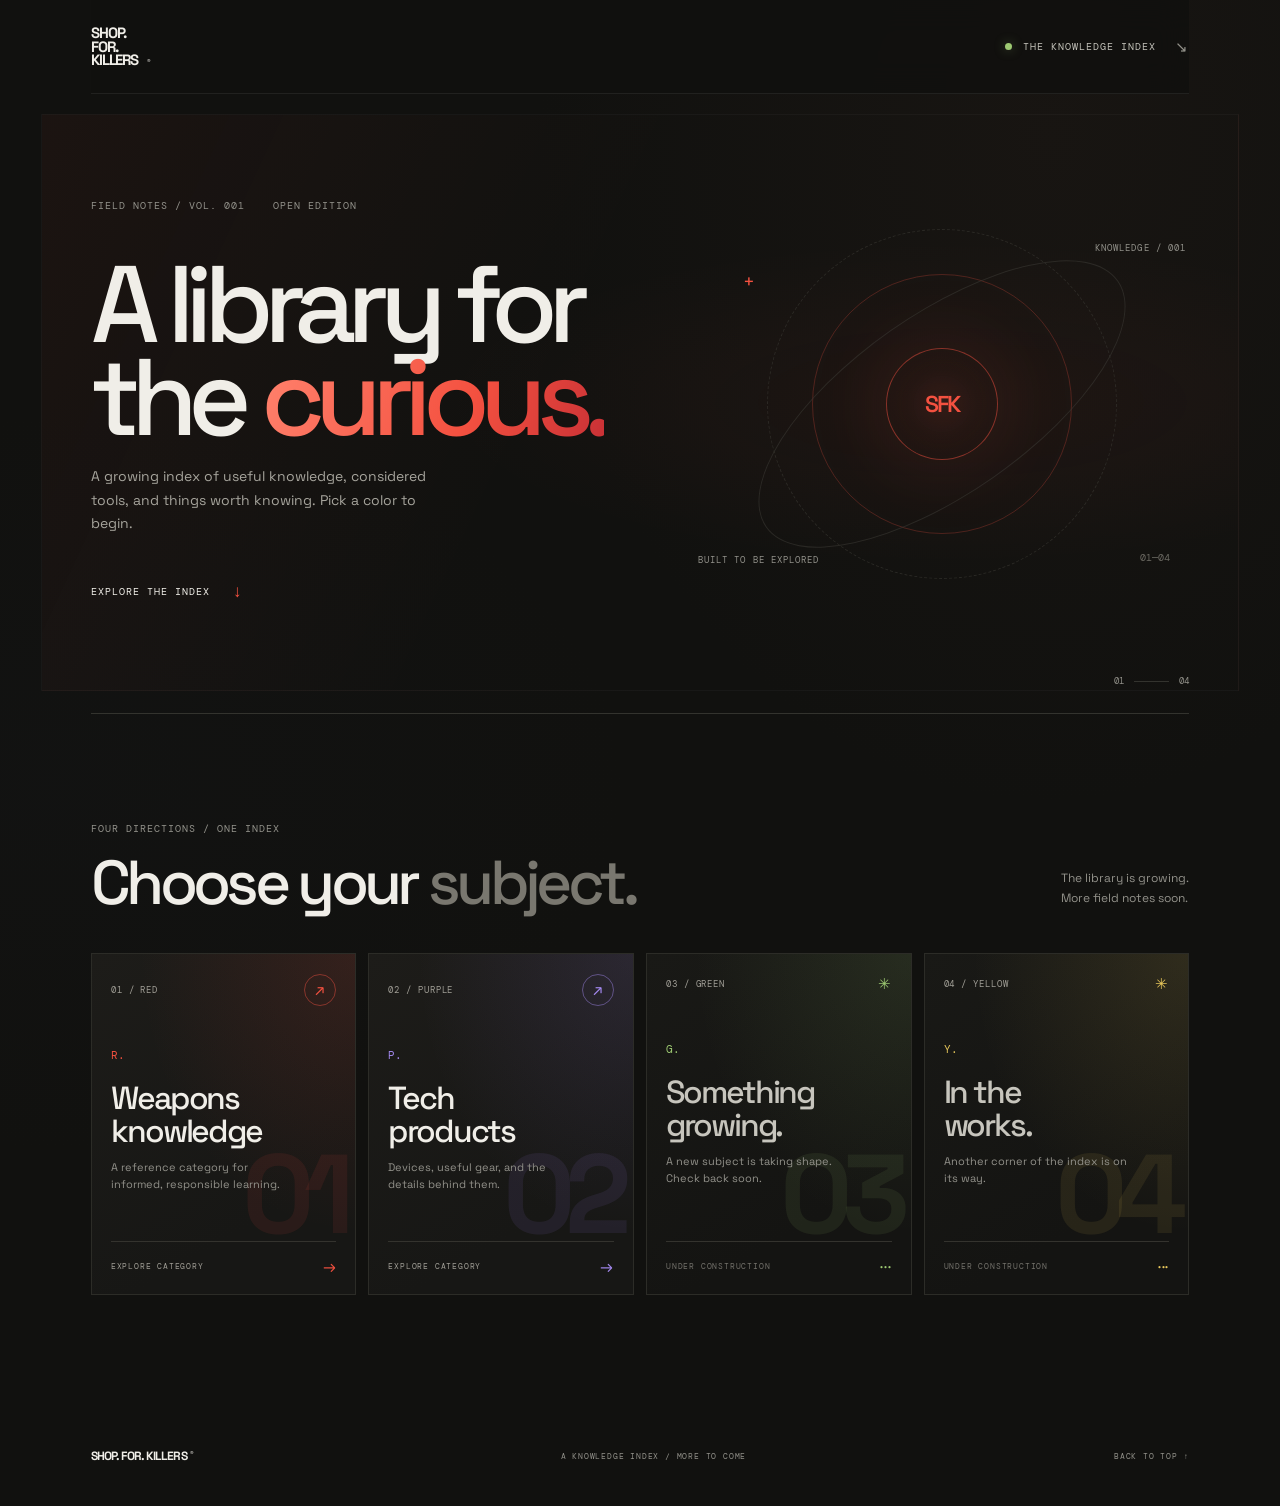
<file: index.html>
<!doctype html>
<html lang="en">
  <head>
    <meta charset="UTF-8" />
    <meta name="viewport" content="width=device-width, initial-scale=1.0" />
    <meta
      name="description"
      content="SHOP. FOR. KILLERS — a four-category knowledge library. Explore RED and PURPLE; GREEN and YELLOW are coming soon."
    />
    <meta name="theme-color" content="#11110f" />
    <title>SHOP. FOR. KILLERS — The Knowledge Index</title>
    <link rel="preconnect" href="https://fonts.googleapis.com" />
    <link rel="preconnect" href="https://fonts.gstatic.com" crossorigin />
    <link
      href="https://fonts.googleapis.com/css2?family=DM+Mono:wght@400;500&family=Space+Grotesk:wght@400;500;600;700&display=swap"
      rel="stylesheet"
    />
    <link rel="stylesheet" href="styles.css" />
    <script src="script.js" defer></script>
  </head>
  <body>
    <div class="page-shell">
      <header class="site-header">
        <a class="wordmark" href="#home" aria-label="SHOP. FOR. KILLERS home">
          <span>SHOP.</span><span>FOR.</span><span>KILLERS<span class="wordmark-dot">®</span></span>
        </a>
        <a class="header-link" href="#categories">
          <span class="status-dot" aria-hidden="true"></span>
          THE KNOWLEDGE INDEX
          <span class="header-arrow" aria-hidden="true">↘</span>
        </a>
      </header>

      <main id="home">
        <section class="hero" aria-labelledby="hero-title">
          <div class="hero-copy">
            <p class="eyebrow"><span>FIELD NOTES / VOL. 001</span><span>OPEN EDITION</span></p>
            <h1 id="hero-title">A library for<br />the <span>curious.</span></h1>
            <p class="hero-description">
              A growing index of useful knowledge, considered tools, and things worth knowing.
              Pick a color to begin.
            </p>
            <a class="explore-link" href="#categories">
              EXPLORE THE INDEX <span aria-hidden="true">↓</span>
            </a>
          </div>
          <div class="hero-art" aria-hidden="true">
            <div class="orbit orbit-one"></div>
            <div class="orbit orbit-two"></div>
            <div class="orbit orbit-three"></div>
            <div class="art-center"><span>SFK</span></div>
            <span class="art-label art-label-top">KNOWLEDGE / 001</span>
            <span class="art-label art-label-bottom">BUILT TO BE EXPLORED</span>
            <span class="art-cross">+</span>
            <span class="art-number">01—04</span>
          </div>
          <div class="hero-index" aria-hidden="true">
            <span>01</span><span class="index-line"></span><span>04</span>
          </div>
        </section>

        <section class="categories" id="categories" aria-labelledby="categories-title">
          <div class="section-heading">
            <div>
              <p class="eyebrow">FOUR DIRECTIONS / ONE INDEX</p>
              <h2 id="categories-title">Choose your <span>subject.</span></h2>
            </div>
            <p class="section-note">The library is growing.<br />More field notes soon.</p>
          </div>

          <div class="category-grid">
            <a class="category-card card-red" href="red/index.html" aria-label="Explore Red: Weapons knowledge" data-index="01">
              <div class="card-topline"><span>01 / RED</span><span class="card-icon" aria-hidden="true">↗</span></div>
              <div class="card-content">
                <span class="card-symbol" aria-hidden="true">R.</span>
                <h3>Weapons<br />knowledge</h3>
                <p>A reference category for informed, responsible learning.</p>
              </div>
              <div class="card-bottom"><span>EXPLORE CATEGORY</span><span class="card-arrow" aria-hidden="true">→</span></div>
            </a>

            <a class="category-card card-purple" href="purple/index.html" aria-label="Explore Purple: Tech products" data-index="02">
              <div class="card-topline"><span>02 / PURPLE</span><span class="card-icon" aria-hidden="true">↗</span></div>
              <div class="card-content">
                <span class="card-symbol" aria-hidden="true">P.</span>
                <h3>Tech<br />products</h3>
                <p>Devices, useful gear, and the details behind them.</p>
              </div>
              <div class="card-bottom"><span>EXPLORE CATEGORY</span><span class="card-arrow" aria-hidden="true">→</span></div>
            </a>

            <article class="category-card card-green is-coming" aria-label="Green category, under construction" data-index="03">
              <div class="card-topline"><span>03 / GREEN</span><span class="coming-mark" aria-hidden="true">✳</span></div>
              <div class="card-content">
                <span class="card-symbol" aria-hidden="true">G.</span>
                <h3>Something<br />growing.</h3>
                <p>A new subject is taking shape. Check back soon.</p>
              </div>
              <div class="card-bottom"><span>UNDER CONSTRUCTION</span><span class="card-arrow" aria-hidden="true">···</span></div>
            </article>

            <article class="category-card card-yellow is-coming" aria-label="Yellow category, under construction" data-index="04">
              <div class="card-topline"><span>04 / YELLOW</span><span class="coming-mark" aria-hidden="true">✳</span></div>
              <div class="card-content">
                <span class="card-symbol" aria-hidden="true">Y.</span>
                <h3>In the<br />works.</h3>
                <p>Another corner of the index is on its way.</p>
              </div>
              <div class="card-bottom"><span>UNDER CONSTRUCTION</span><span class="card-arrow" aria-hidden="true">···</span></div>
            </article>
          </div>
        </section>

      </main>

      <footer class="site-footer">
        <a class="footer-wordmark" href="#home">SHOP. FOR. KILLERS<span>®</span></a>
        <span class="footer-caption">A KNOWLEDGE INDEX / MORE TO COME</span>
        <a class="back-to-top" href="#home">BACK TO TOP ↑</a>
      </footer>
    </div>
  </body>
</html>
</file>
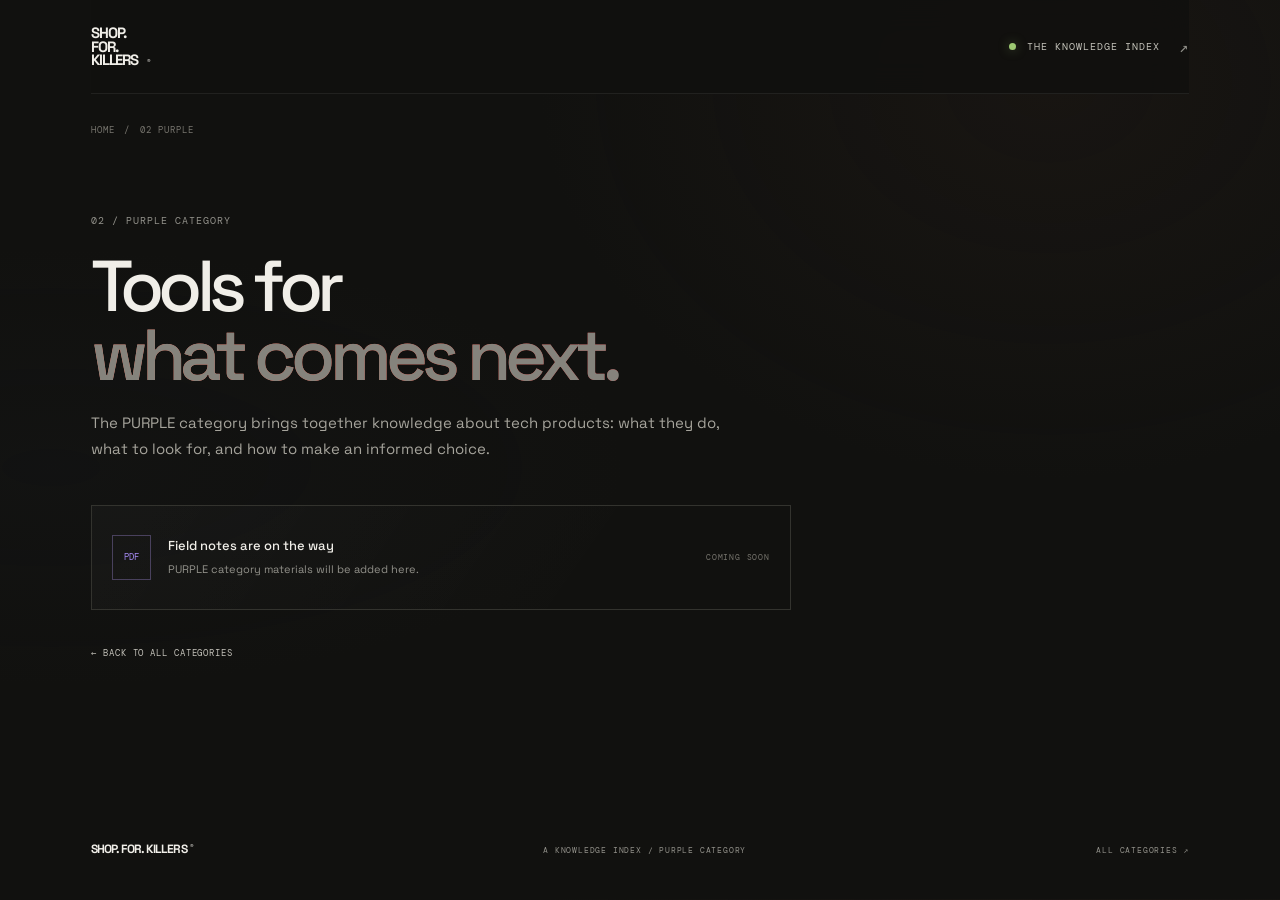
<file: purple/index.html>
<!doctype html>
<html lang="en">
  <head>
    <meta charset="UTF-8" />
    <meta name="viewport" content="width=device-width, initial-scale=1.0" />
    <meta name="description" content="Explore the PURPLE category of the SHOP. FOR. KILLERS knowledge index." />
    <meta name="theme-color" content="#11110f" />
    <title>PURPLE Category — SHOP. FOR. KILLERS</title>
    <link rel="preconnect" href="https://fonts.googleapis.com" />
    <link rel="preconnect" href="https://fonts.gstatic.com" crossorigin />
    <link href="https://fonts.googleapis.com/css2?family=DM+Mono:wght@400;500&family=Space+Grotesk:wght@400;500;600;700&display=swap" rel="stylesheet" />
    <link rel="stylesheet" href="../styles.css" />
  </head>
  <body>
    <div class="page-shell">
      <header class="site-header">
        <a class="wordmark" href="../index.html" aria-label="SHOP. FOR. KILLERS home"><span>SHOP.</span><span>FOR.</span><span>KILLERS<span class="wordmark-dot">®</span></span></a>
        <a class="header-link" href="../index.html#categories"><span class="status-dot" aria-hidden="true"></span>THE KNOWLEDGE INDEX<span class="header-arrow" aria-hidden="true">↗</span></a>
      </header>
      <main class="inner-page">
        <nav class="breadcrumbs" aria-label="Breadcrumb"><a href="../index.html">HOME</a><span aria-hidden="true">/</span><span>02 PURPLE</span></nav>
        <article class="field-note purple-note">
          <p class="eyebrow">02 / PURPLE CATEGORY</p>
          <h1>Tools for<br /><span>what comes next.</span></h1>
          <p class="field-note-summary">The PURPLE category brings together knowledge about tech products: what they do, what to look for, and how to make an informed choice.</p>
          <div class="coming-panel"><span class="document-icon" aria-hidden="true">PDF</span><div><strong>Field notes are on the way</strong><span>PURPLE category materials will be added here.</span></div><span class="document-status">COMING SOON</span></div>
          <a class="text-link" href="../index.html#categories">← BACK TO ALL CATEGORIES</a>
        </article>
      </main>
      <footer class="site-footer">
        <a class="footer-wordmark" href="../index.html">SHOP. FOR. KILLERS<span>®</span></a>
        <span class="footer-caption">A KNOWLEDGE INDEX / PURPLE CATEGORY</span>
        <a class="back-to-top" href="../index.html#categories">ALL CATEGORIES ↗</a>
      </footer>
    </div>
  </body>
</html>
</file>
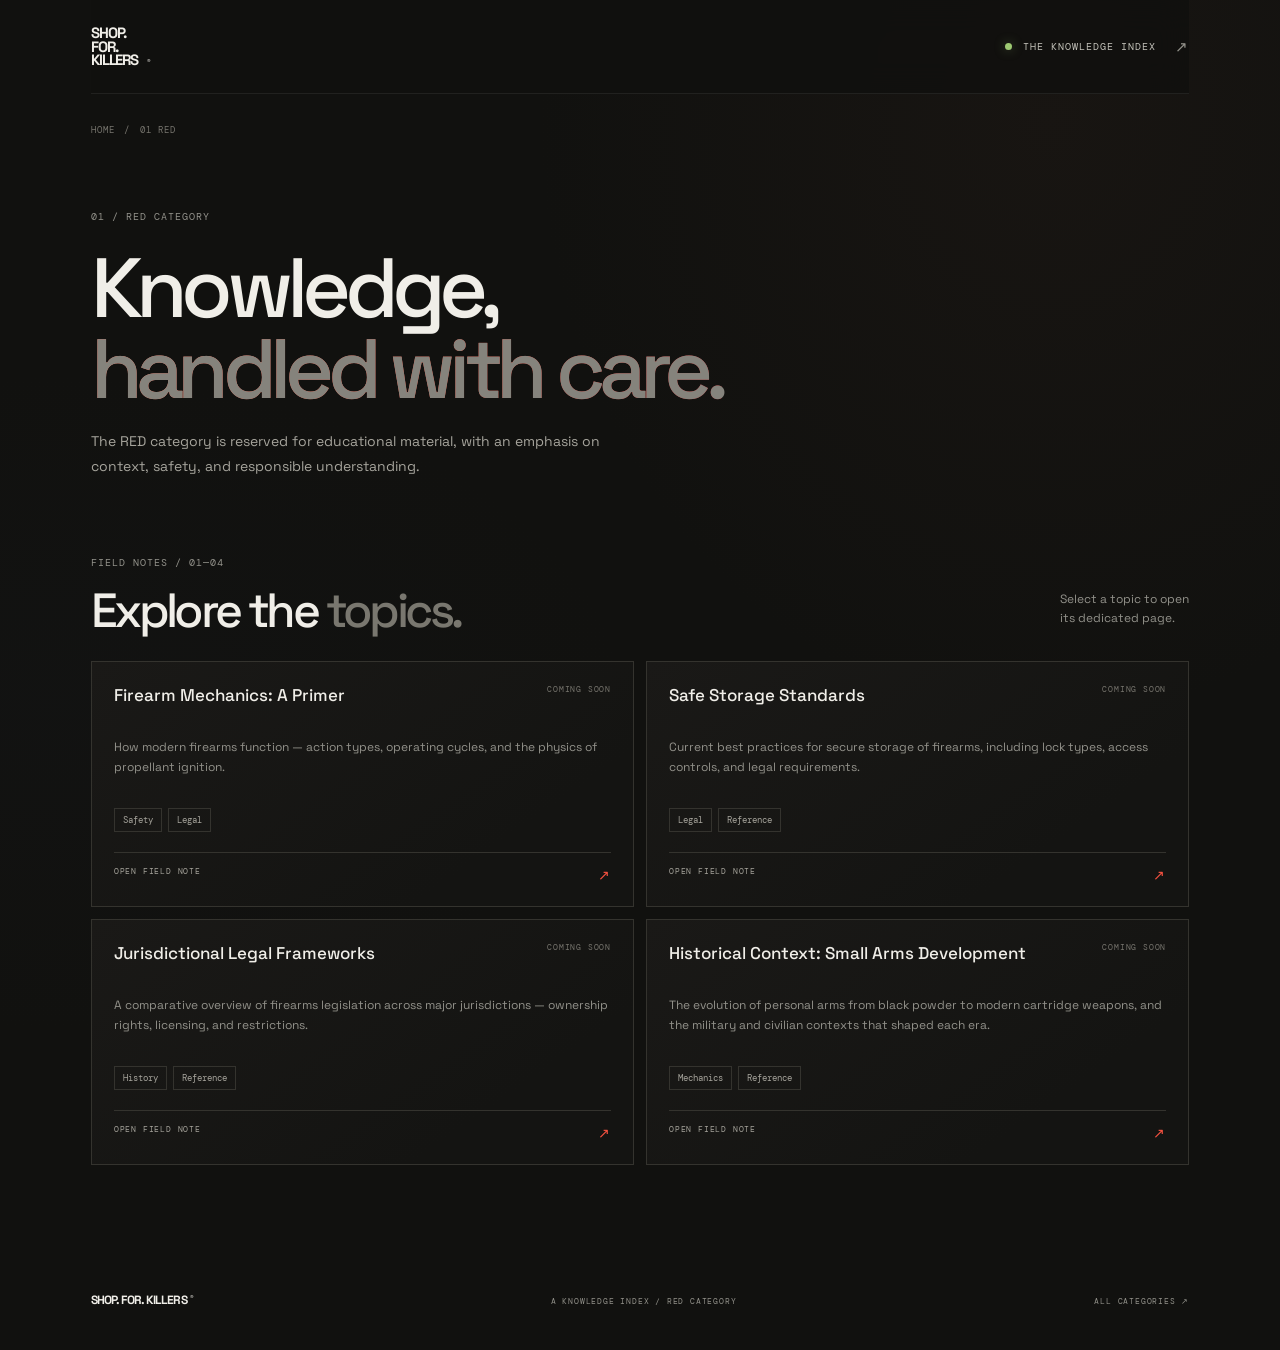
<file: red/index.html>
<!doctype html>
<html lang="en">
  <head>
    <meta charset="UTF-8" />
    <meta name="viewport" content="width=device-width, initial-scale=1.0" />
    <meta name="description" content="Explore the RED category of the SHOP. FOR. KILLERS knowledge index." />
    <meta name="theme-color" content="#11110f" />
    <title>RED Category — SHOP. FOR. KILLERS</title>
    <link rel="preconnect" href="https://fonts.googleapis.com" />
    <link rel="preconnect" href="https://fonts.gstatic.com" crossorigin />
    <link href="https://fonts.googleapis.com/css2?family=DM+Mono:wght@400;500&family=Space+Grotesk:wght@400;500;600;700&display=swap" rel="stylesheet" />
    <link rel="stylesheet" href="../styles.css" />
  </head>
  <body>
    <div class="page-shell">
      <header class="site-header">
        <a class="wordmark" href="../index.html" aria-label="SHOP. FOR. KILLERS home">
          <span>SHOP.</span><span>FOR.</span><span>KILLERS<span class="wordmark-dot">®</span></span>
        </a>
        <a class="header-link" href="../index.html#categories"><span class="status-dot" aria-hidden="true"></span>THE KNOWLEDGE INDEX<span class="header-arrow" aria-hidden="true">↗</span></a>
      </header>

      <main class="inner-page">
        <nav class="breadcrumbs" aria-label="Breadcrumb">
          <a href="../index.html">HOME</a><span aria-hidden="true">/</span><span>01 RED</span>
        </nav>
        <section class="page-intro" aria-labelledby="page-title">
          <p class="eyebrow">01 / RED CATEGORY</p>
          <h1 id="page-title">Knowledge,<br /><span>handled with care.</span></h1>
          <p>The RED category is reserved for educational material, with an emphasis on context, safety, and responsible understanding.</p>
        </section>

        <section class="topic-section" aria-labelledby="topic-title">
          <div class="section-heading">
            <div>
              <p class="eyebrow">FIELD NOTES / 01—04</p>
              <h2 id="topic-title">Explore the <span>topics.</span></h2>
            </div>
            <p class="section-note">Select a topic to open<br />its dedicated page.</p>
          </div>
          <div class="red-subcategories">
            <a class="red-subcategory" href="mechanics.html">
              <div class="subcategory-heading"><h3>Firearm Mechanics: A Primer</h3><span class="document-status">COMING SOON</span></div>
              <p>How modern firearms function — action types, operating cycles, and the physics of propellant ignition.</p>
              <ul class="subcategory-tags" aria-label="Topics"><li>Safety</li><li>Legal</li></ul>
              <span class="topic-link-label">OPEN FIELD NOTE <span aria-hidden="true">↗</span></span>
            </a>
            <a class="red-subcategory" href="storage.html">
              <div class="subcategory-heading"><h3>Safe Storage Standards</h3><span class="document-status">COMING SOON</span></div>
              <p>Current best practices for secure storage of firearms, including lock types, access controls, and legal requirements.</p>
              <ul class="subcategory-tags" aria-label="Topics"><li>Legal</li><li>Reference</li></ul>
              <span class="topic-link-label">OPEN FIELD NOTE <span aria-hidden="true">↗</span></span>
            </a>
            <a class="red-subcategory" href="legal.html">
              <div class="subcategory-heading"><h3>Jurisdictional Legal Frameworks</h3><span class="document-status">COMING SOON</span></div>
              <p>A comparative overview of firearms legislation across major jurisdictions — ownership rights, licensing, and restrictions.</p>
              <ul class="subcategory-tags" aria-label="Topics"><li>History</li><li>Reference</li></ul>
              <span class="topic-link-label">OPEN FIELD NOTE <span aria-hidden="true">↗</span></span>
            </a>
            <a class="red-subcategory" href="history.html">
              <div class="subcategory-heading"><h3>Historical Context: Small Arms Development</h3><span class="document-status">COMING SOON</span></div>
              <p>The evolution of personal arms from black powder to modern cartridge weapons, and the military and civilian contexts that shaped each era.</p>
              <ul class="subcategory-tags" aria-label="Topics"><li>Mechanics</li><li>Reference</li></ul>
              <span class="topic-link-label">OPEN FIELD NOTE <span aria-hidden="true">↗</span></span>
            </a>
          </div>
        </section>
      </main>

      <footer class="site-footer">
        <a class="footer-wordmark" href="../index.html">SHOP. FOR. KILLERS<span>®</span></a>
        <span class="footer-caption">A KNOWLEDGE INDEX / RED CATEGORY</span>
        <a class="back-to-top" href="../index.html#categories">ALL CATEGORIES ↗</a>
      </footer>
    </div>
  </body>
</html>
</file>
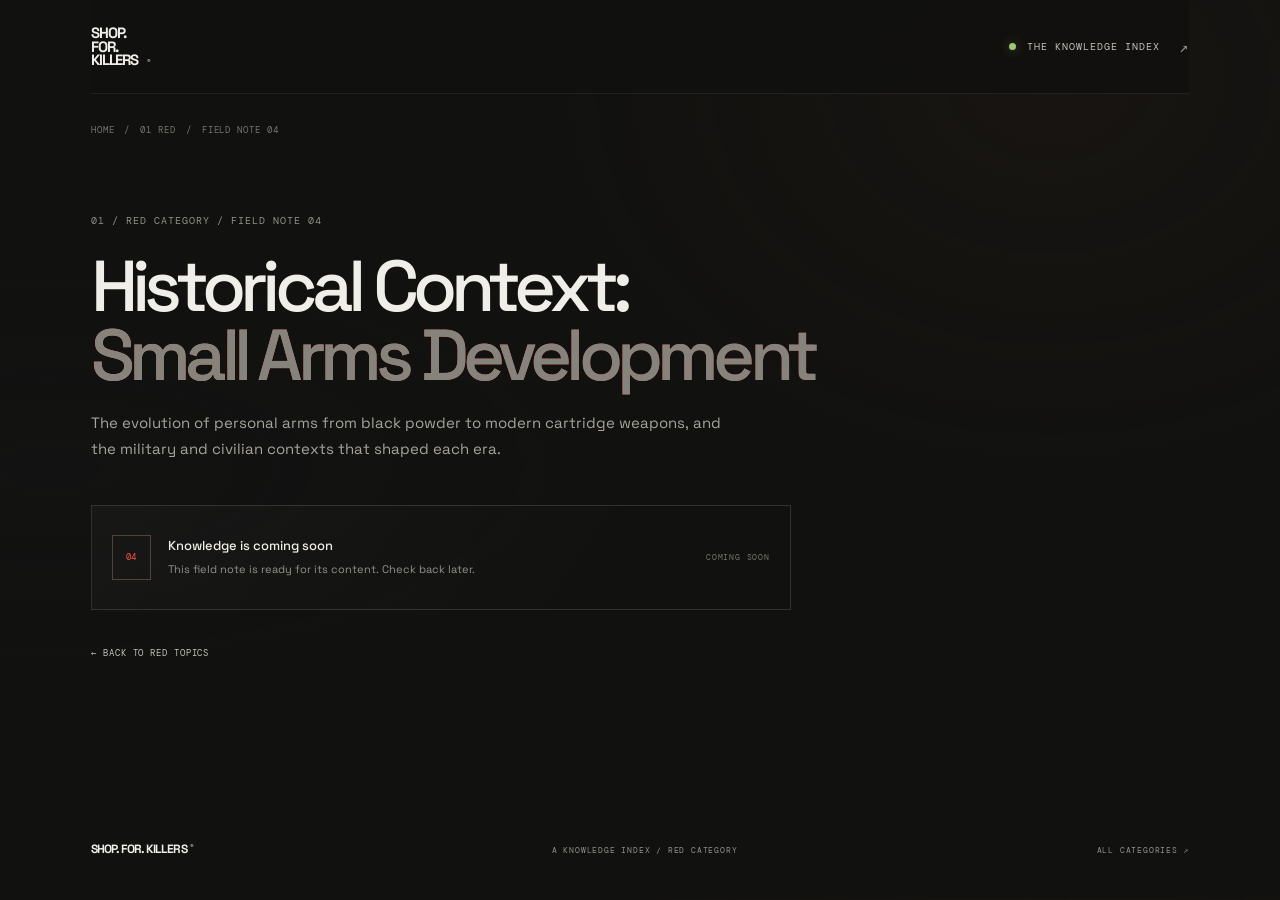
<file: red/history.html>
<!doctype html>
<html lang="en">
  <head>
    <meta charset="UTF-8" />
    <meta name="viewport" content="width=device-width, initial-scale=1.0" />
    <meta name="theme-color" content="#11110f" />
    <title>Historical Context: Small Arms Development — SHOP. FOR. KILLERS</title>
    <link rel="preconnect" href="https://fonts.googleapis.com" />
    <link rel="preconnect" href="https://fonts.gstatic.com" crossorigin />
    <link href="https://fonts.googleapis.com/css2?family=DM+Mono:wght@400;500&family=Space+Grotesk:wght@400;500;600;700&display=swap" rel="stylesheet" />
    <link rel="stylesheet" href="../styles.css" />
  </head>
  <body><div class="page-shell">
    <header class="site-header"><a class="wordmark" href="../index.html" aria-label="SHOP. FOR. KILLERS home"><span>SHOP.</span><span>FOR.</span><span>KILLERS<span class="wordmark-dot">®</span></span></a><a class="header-link" href="../index.html#categories"><span class="status-dot" aria-hidden="true"></span>THE KNOWLEDGE INDEX<span class="header-arrow" aria-hidden="true">↗</span></a></header>
    <main class="inner-page">
      <nav class="breadcrumbs" aria-label="Breadcrumb"><a href="../index.html">HOME</a><span>/</span><a href="index.html">01 RED</a><span>/</span><span>FIELD NOTE 04</span></nav>
      <article class="field-note">
        <p class="eyebrow">01 / RED CATEGORY / FIELD NOTE 04</p>
        <h1>Historical Context:<br /><span>Small Arms Development</span></h1>
        <p class="field-note-summary">The evolution of personal arms from black powder to modern cartridge weapons, and the military and civilian contexts that shaped each era.</p>
        <div class="coming-panel"><span class="document-icon" aria-hidden="true">04</span><div><strong>Knowledge is coming soon</strong><span>This field note is ready for its content. Check back later.</span></div><span class="document-status">COMING SOON</span></div>
        <a class="text-link" href="index.html">← BACK TO RED TOPICS</a>
      </article>
    </main>
    <footer class="site-footer"><a class="footer-wordmark" href="../index.html">SHOP. FOR. KILLERS<span>®</span></a><span class="footer-caption">A KNOWLEDGE INDEX / RED CATEGORY</span><a class="back-to-top" href="../index.html#categories">ALL CATEGORIES ↗</a></footer>
  </div></body>
</html>
</file>
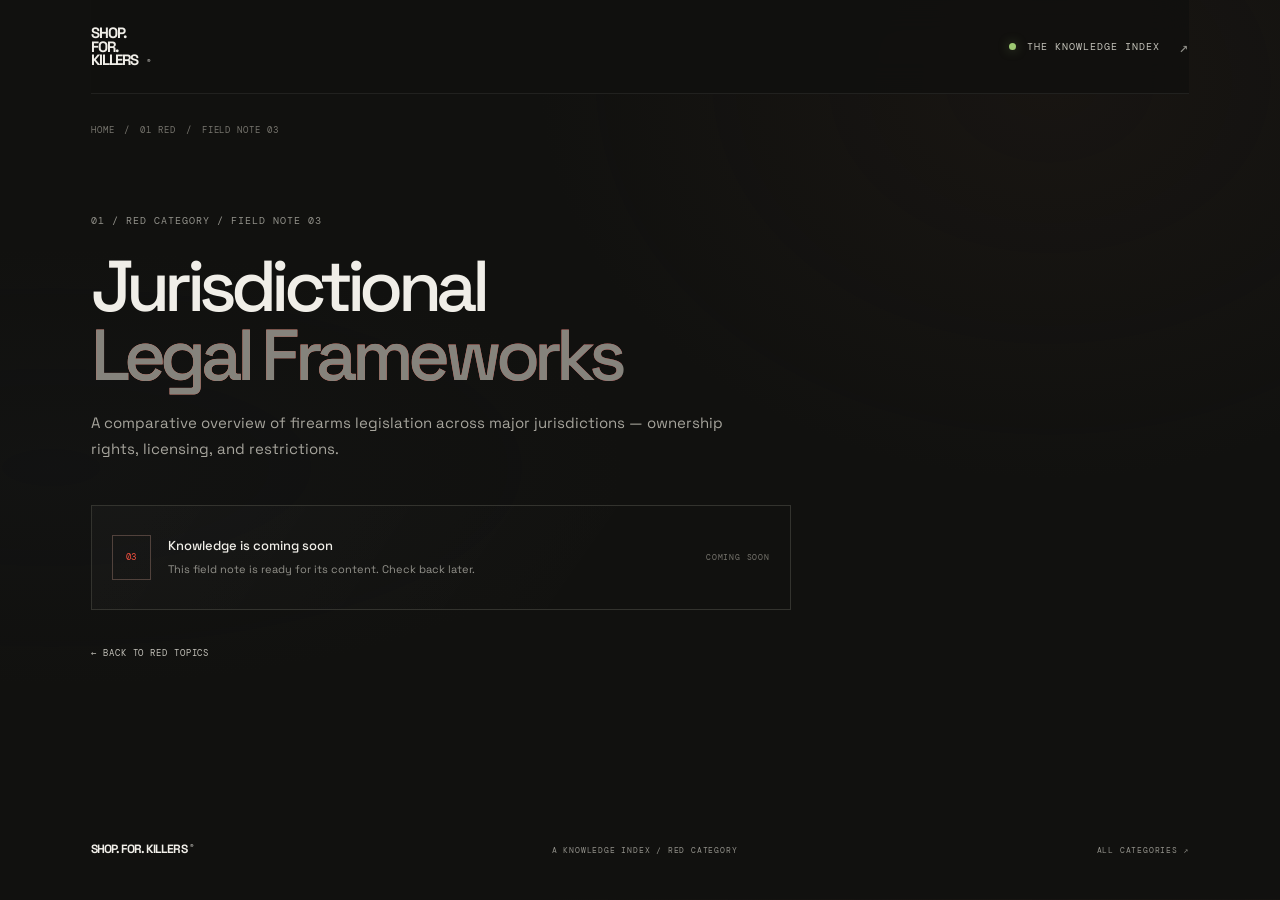
<file: red/legal.html>
<!doctype html>
<html lang="en">
  <head>
    <meta charset="UTF-8" />
    <meta name="viewport" content="width=device-width, initial-scale=1.0" />
    <meta name="theme-color" content="#11110f" />
    <title>Jurisdictional Legal Frameworks — SHOP. FOR. KILLERS</title>
    <link rel="preconnect" href="https://fonts.googleapis.com" />
    <link rel="preconnect" href="https://fonts.gstatic.com" crossorigin />
    <link href="https://fonts.googleapis.com/css2?family=DM+Mono:wght@400;500&family=Space+Grotesk:wght@400;500;600;700&display=swap" rel="stylesheet" />
    <link rel="stylesheet" href="../styles.css" />
  </head>
  <body><div class="page-shell">
    <header class="site-header"><a class="wordmark" href="../index.html" aria-label="SHOP. FOR. KILLERS home"><span>SHOP.</span><span>FOR.</span><span>KILLERS<span class="wordmark-dot">®</span></span></a><a class="header-link" href="../index.html#categories"><span class="status-dot" aria-hidden="true"></span>THE KNOWLEDGE INDEX<span class="header-arrow" aria-hidden="true">↗</span></a></header>
    <main class="inner-page">
      <nav class="breadcrumbs" aria-label="Breadcrumb"><a href="../index.html">HOME</a><span>/</span><a href="index.html">01 RED</a><span>/</span><span>FIELD NOTE 03</span></nav>
      <article class="field-note">
        <p class="eyebrow">01 / RED CATEGORY / FIELD NOTE 03</p>
        <h1>Jurisdictional<br /><span>Legal Frameworks</span></h1>
        <p class="field-note-summary">A comparative overview of firearms legislation across major jurisdictions — ownership rights, licensing, and restrictions.</p>
        <div class="coming-panel"><span class="document-icon" aria-hidden="true">03</span><div><strong>Knowledge is coming soon</strong><span>This field note is ready for its content. Check back later.</span></div><span class="document-status">COMING SOON</span></div>
        <a class="text-link" href="index.html">← BACK TO RED TOPICS</a>
      </article>
    </main>
    <footer class="site-footer"><a class="footer-wordmark" href="../index.html">SHOP. FOR. KILLERS<span>®</span></a><span class="footer-caption">A KNOWLEDGE INDEX / RED CATEGORY</span><a class="back-to-top" href="../index.html#categories">ALL CATEGORIES ↗</a></footer>
  </div></body>
</html>
</file>
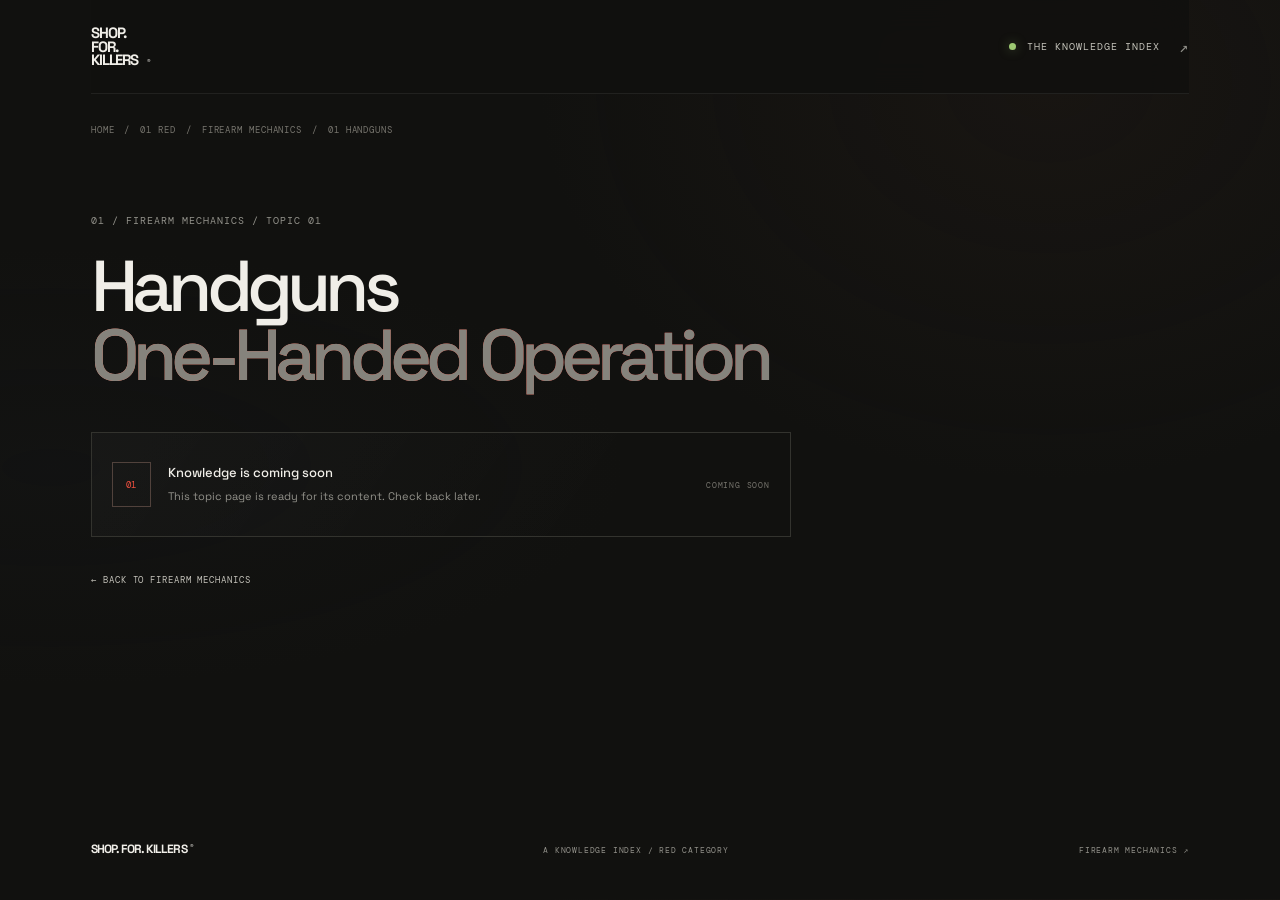
<file: red/mechanics-handguns.html>
<!doctype html>
<html lang="en">
  <head>
    <meta charset="UTF-8" />
    <meta name="viewport" content="width=device-width, initial-scale=1.0" />
    <meta name="theme-color" content="#11110f" />
    <title>Handguns — Firearm Mechanics — SHOP. FOR. KILLERS</title>
    <link rel="preconnect" href="https://fonts.googleapis.com" />
    <link rel="preconnect" href="https://fonts.gstatic.com" crossorigin />
    <link href="https://fonts.googleapis.com/css2?family=DM+Mono:wght@400;500&family=Space+Grotesk:wght@400;500;600;700&display=swap" rel="stylesheet" />
    <link rel="stylesheet" href="../styles.css" />
  </head>
  <body><div class="page-shell">
    <header class="site-header"><a class="wordmark" href="../index.html" aria-label="SHOP. FOR. KILLERS home"><span>SHOP.</span><span>FOR.</span><span>KILLERS<span class="wordmark-dot">®</span></span></a><a class="header-link" href="../index.html#categories"><span class="status-dot" aria-hidden="true"></span>THE KNOWLEDGE INDEX<span class="header-arrow" aria-hidden="true">↗</span></a></header>
    <main class="inner-page">
      <nav class="breadcrumbs" aria-label="Breadcrumb"><a href="../index.html">HOME</a><span>/</span><a href="index.html">01 RED</a><span>/</span><a href="mechanics.html">FIREARM MECHANICS</a><span>/</span><span>01 HANDGUNS</span></nav>
      <article class="field-note">
        <p class="eyebrow">01 / FIREARM MECHANICS / TOPIC 01</p>
        <h1>Handguns<br /><span>One-Handed Operation</span></h1>
        <div class="coming-panel"><span class="document-icon" aria-hidden="true">01</span><div><strong>Knowledge is coming soon</strong><span>This topic page is ready for its content. Check back later.</span></div><span class="document-status">COMING SOON</span></div>
        <a class="text-link" href="mechanics.html">← BACK TO FIREARM MECHANICS</a>
      </article>
    </main>
    <footer class="site-footer"><a class="footer-wordmark" href="../index.html">SHOP. FOR. KILLERS<span>®</span></a><span class="footer-caption">A KNOWLEDGE INDEX / RED CATEGORY</span><a class="back-to-top" href="mechanics.html">FIREARM MECHANICS ↗</a></footer>
  </div></body>
</html>
</file>
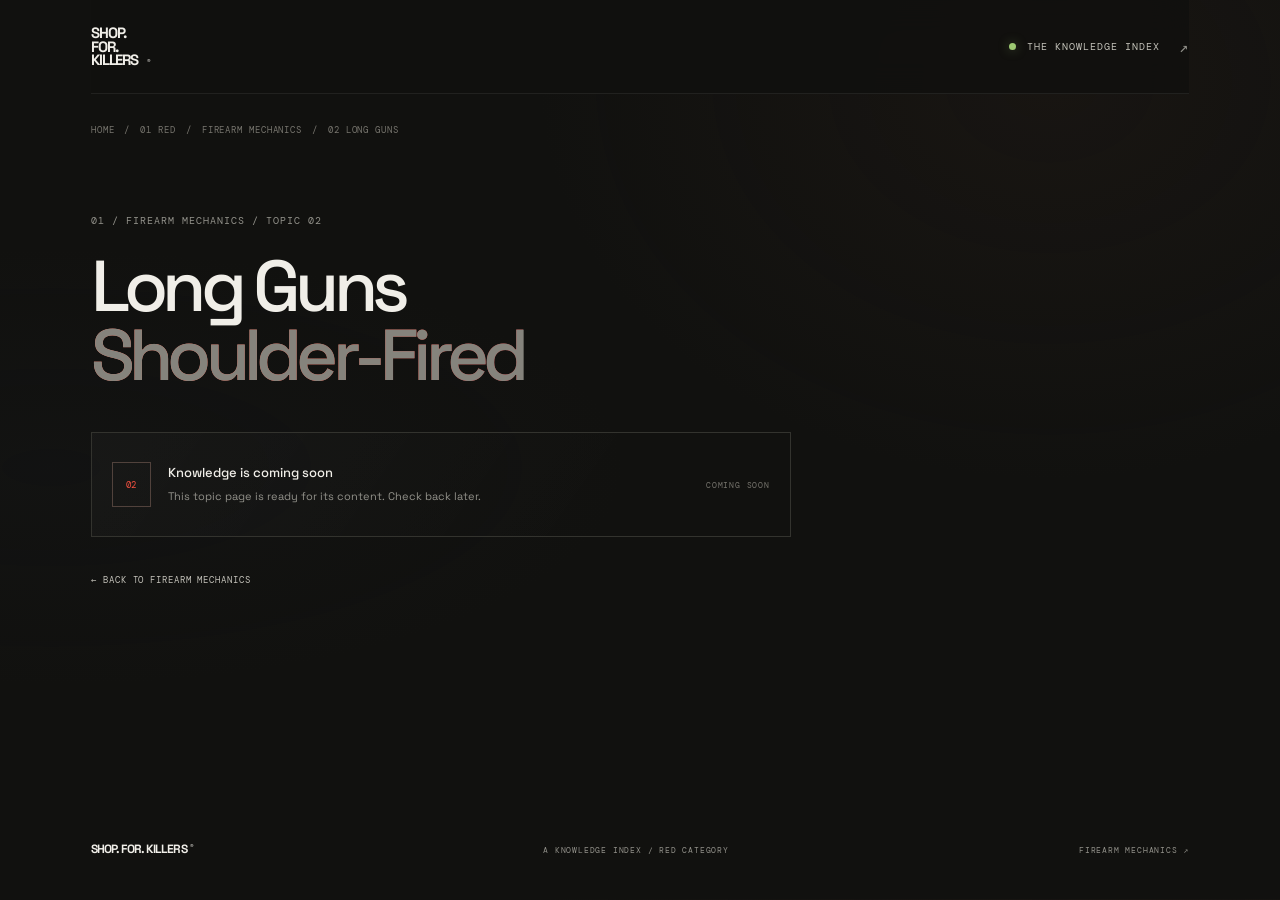
<file: red/mechanics-long-guns.html>
<!doctype html>
<html lang="en">
  <head>
    <meta charset="UTF-8" />
    <meta name="viewport" content="width=device-width, initial-scale=1.0" />
    <meta name="theme-color" content="#11110f" />
    <title>Long Guns — Firearm Mechanics — SHOP. FOR. KILLERS</title>
    <link rel="preconnect" href="https://fonts.googleapis.com" />
    <link rel="preconnect" href="https://fonts.gstatic.com" crossorigin />
    <link href="https://fonts.googleapis.com/css2?family=DM+Mono:wght@400;500&family=Space+Grotesk:wght@400;500;600;700&display=swap" rel="stylesheet" />
    <link rel="stylesheet" href="../styles.css" />
  </head>
  <body><div class="page-shell">
    <header class="site-header"><a class="wordmark" href="../index.html" aria-label="SHOP. FOR. KILLERS home"><span>SHOP.</span><span>FOR.</span><span>KILLERS<span class="wordmark-dot">®</span></span></a><a class="header-link" href="../index.html#categories"><span class="status-dot" aria-hidden="true"></span>THE KNOWLEDGE INDEX<span class="header-arrow" aria-hidden="true">↗</span></a></header>
    <main class="inner-page">
      <nav class="breadcrumbs" aria-label="Breadcrumb"><a href="../index.html">HOME</a><span>/</span><a href="index.html">01 RED</a><span>/</span><a href="mechanics.html">FIREARM MECHANICS</a><span>/</span><span>02 LONG GUNS</span></nav>
      <article class="field-note">
        <p class="eyebrow">01 / FIREARM MECHANICS / TOPIC 02</p>
        <h1>Long Guns<br /><span>Shoulder-Fired</span></h1>
        <div class="coming-panel"><span class="document-icon" aria-hidden="true">02</span><div><strong>Knowledge is coming soon</strong><span>This topic page is ready for its content. Check back later.</span></div><span class="document-status">COMING SOON</span></div>
        <a class="text-link" href="mechanics.html">← BACK TO FIREARM MECHANICS</a>
      </article>
    </main>
    <footer class="site-footer"><a class="footer-wordmark" href="../index.html">SHOP. FOR. KILLERS<span>®</span></a><span class="footer-caption">A KNOWLEDGE INDEX / RED CATEGORY</span><a class="back-to-top" href="mechanics.html">FIREARM MECHANICS ↗</a></footer>
  </div></body>
</html>
</file>
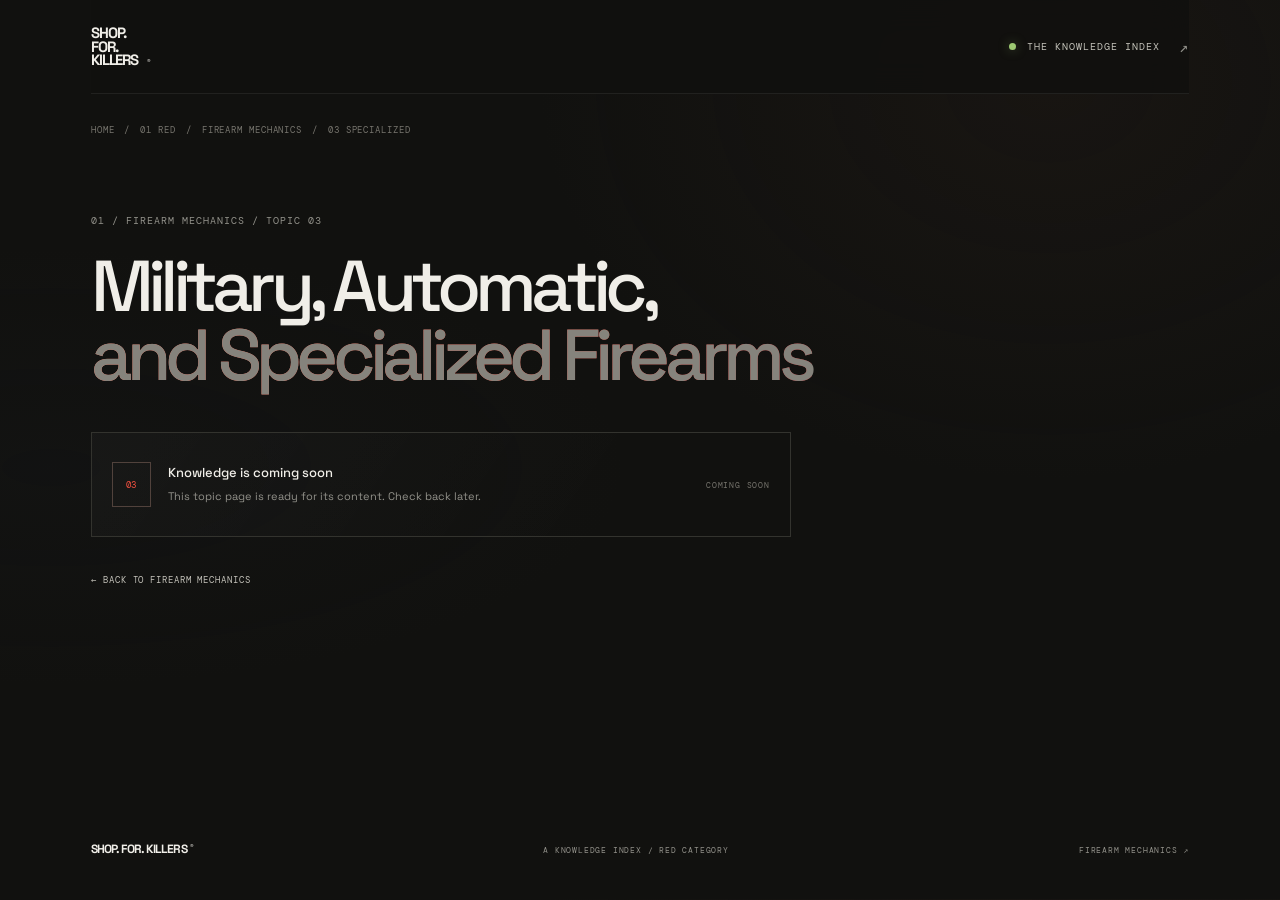
<file: red/mechanics-specialized.html>
<!doctype html>
<html lang="en">
  <head>
    <meta charset="UTF-8" />
    <meta name="viewport" content="width=device-width, initial-scale=1.0" />
    <meta name="theme-color" content="#11110f" />
    <title>Military, Automatic, and Specialized Firearms — Firearm Mechanics</title>
    <link rel="preconnect" href="https://fonts.googleapis.com" />
    <link rel="preconnect" href="https://fonts.gstatic.com" crossorigin />
    <link href="https://fonts.googleapis.com/css2?family=DM+Mono:wght@400;500&family=Space+Grotesk:wght@400;500;600;700&display=swap" rel="stylesheet" />
    <link rel="stylesheet" href="../styles.css" />
  </head>
  <body><div class="page-shell">
    <header class="site-header"><a class="wordmark" href="../index.html" aria-label="SHOP. FOR. KILLERS home"><span>SHOP.</span><span>FOR.</span><span>KILLERS<span class="wordmark-dot">®</span></span></a><a class="header-link" href="../index.html#categories"><span class="status-dot" aria-hidden="true"></span>THE KNOWLEDGE INDEX<span class="header-arrow" aria-hidden="true">↗</span></a></header>
    <main class="inner-page">
      <nav class="breadcrumbs" aria-label="Breadcrumb"><a href="../index.html">HOME</a><span>/</span><a href="index.html">01 RED</a><span>/</span><a href="mechanics.html">FIREARM MECHANICS</a><span>/</span><span>03 SPECIALIZED</span></nav>
      <article class="field-note">
        <p class="eyebrow">01 / FIREARM MECHANICS / TOPIC 03</p>
        <h1>Military, Automatic,<br /><span>and Specialized Firearms</span></h1>
        <div class="coming-panel"><span class="document-icon" aria-hidden="true">03</span><div><strong>Knowledge is coming soon</strong><span>This topic page is ready for its content. Check back later.</span></div><span class="document-status">COMING SOON</span></div>
        <a class="text-link" href="mechanics.html">← BACK TO FIREARM MECHANICS</a>
      </article>
    </main>
    <footer class="site-footer"><a class="footer-wordmark" href="../index.html">SHOP. FOR. KILLERS<span>®</span></a><span class="footer-caption">A KNOWLEDGE INDEX / RED CATEGORY</span><a class="back-to-top" href="mechanics.html">FIREARM MECHANICS ↗</a></footer>
  </div></body>
</html>
</file>
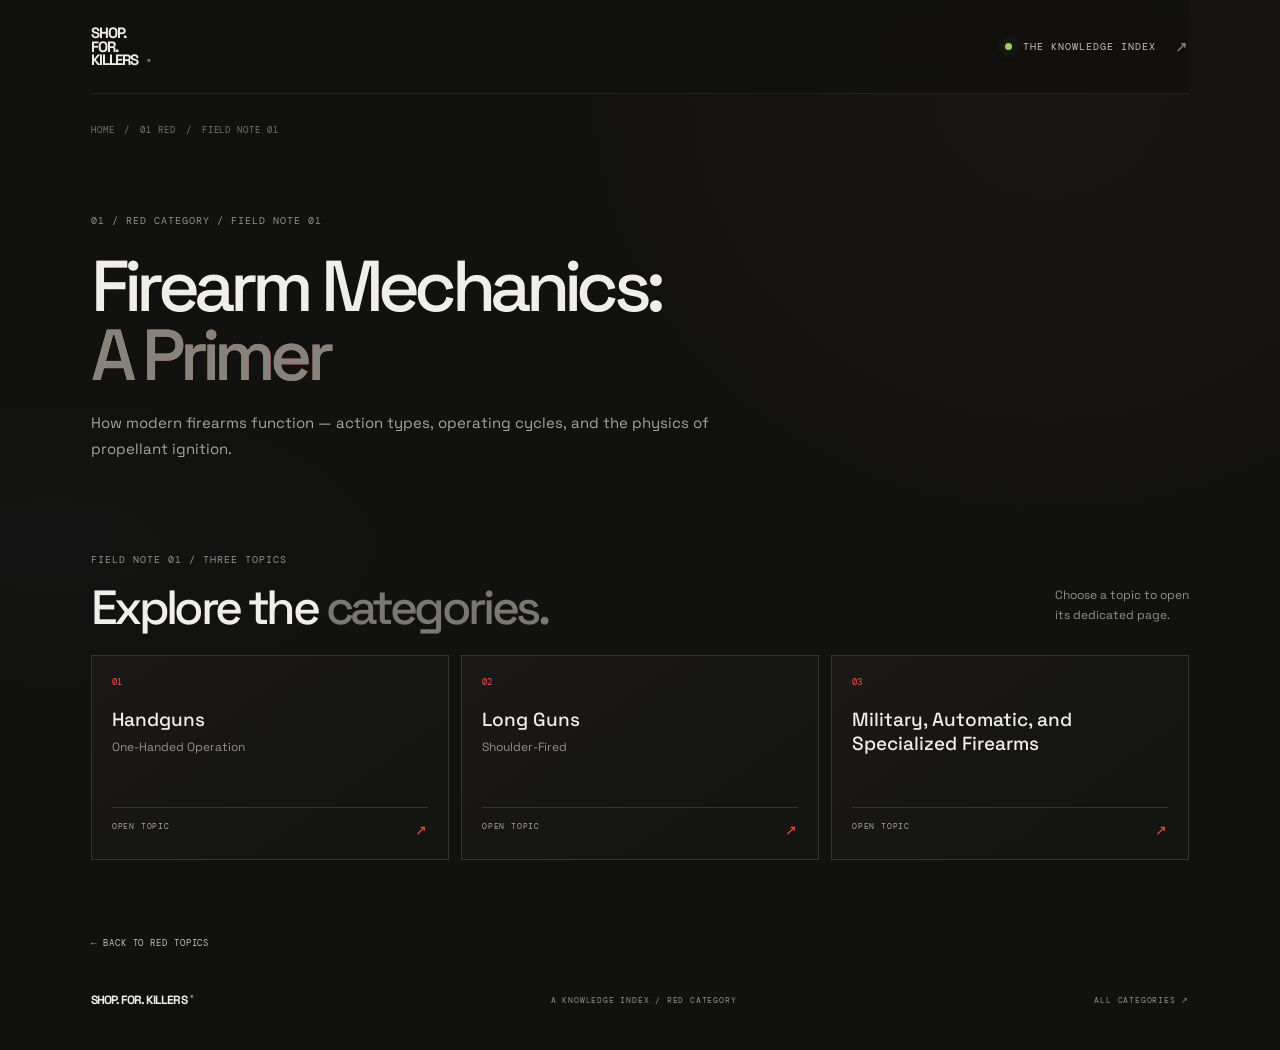
<file: red/mechanics.html>
<!doctype html>
<html lang="en">
  <head>
    <meta charset="UTF-8" />
    <meta name="viewport" content="width=device-width, initial-scale=1.0" />
    <meta name="theme-color" content="#11110f" />
    <title>Firearm Mechanics: A Primer — SHOP. FOR. KILLERS</title>
    <link rel="preconnect" href="https://fonts.googleapis.com" />
    <link rel="preconnect" href="https://fonts.gstatic.com" crossorigin />
    <link href="https://fonts.googleapis.com/css2?family=DM+Mono:wght@400;500&family=Space+Grotesk:wght@400;500;600;700&display=swap" rel="stylesheet" />
    <link rel="stylesheet" href="../styles.css" />
  </head>
  <body><div class="page-shell">
    <header class="site-header"><a class="wordmark" href="../index.html" aria-label="SHOP. FOR. KILLERS home"><span>SHOP.</span><span>FOR.</span><span>KILLERS<span class="wordmark-dot">®</span></span></a><a class="header-link" href="../index.html#categories"><span class="status-dot" aria-hidden="true"></span>THE KNOWLEDGE INDEX<span class="header-arrow" aria-hidden="true">↗</span></a></header>
    <main class="inner-page">
      <nav class="breadcrumbs" aria-label="Breadcrumb"><a href="../index.html">HOME</a><span>/</span><a href="index.html">01 RED</a><span>/</span><span>FIELD NOTE 01</span></nav>
      <article class="field-note">
        <p class="eyebrow">01 / RED CATEGORY / FIELD NOTE 01</p>
        <h1>Firearm Mechanics:<br /><span>A Primer</span></h1>
        <p class="field-note-summary">How modern firearms function — action types, operating cycles, and the physics of propellant ignition.</p>
      </article>
      <section class="meta-topic-section" aria-labelledby="meta-topic-title">
        <div class="section-heading">
          <div>
            <p class="eyebrow">FIELD NOTE 01 / THREE TOPICS</p>
            <h2 id="meta-topic-title">Explore the <span>categories.</span></h2>
          </div>
          <p class="section-note">Choose a topic to open<br />its dedicated page.</p>
        </div>
        <div class="meta-topic-grid">
          <a class="meta-topic-card" href="mechanics-handguns.html">
            <span class="meta-topic-number">01</span>
            <h3>Handguns</h3>
            <p>One-Handed Operation</p>
            <span class="topic-link-label">OPEN TOPIC <span aria-hidden="true">↗</span></span>
          </a>
          <a class="meta-topic-card" href="mechanics-long-guns.html">
            <span class="meta-topic-number">02</span>
            <h3>Long Guns</h3>
            <p>Shoulder-Fired</p>
            <span class="topic-link-label">OPEN TOPIC <span aria-hidden="true">↗</span></span>
          </a>
          <a class="meta-topic-card" href="mechanics-specialized.html">
            <span class="meta-topic-number">03</span>
            <h3>Military, Automatic, and Specialized Firearms</h3>
            <span class="topic-link-label">OPEN TOPIC <span aria-hidden="true">↗</span></span>
          </a>
        </div>
      </section>
      <a class="text-link" href="index.html">← BACK TO RED TOPICS</a>
    </main>
    <footer class="site-footer"><a class="footer-wordmark" href="../index.html">SHOP. FOR. KILLERS<span>®</span></a><span class="footer-caption">A KNOWLEDGE INDEX / RED CATEGORY</span><a class="back-to-top" href="../index.html#categories">ALL CATEGORIES ↗</a></footer>
  </div></body>
</html>
</file>
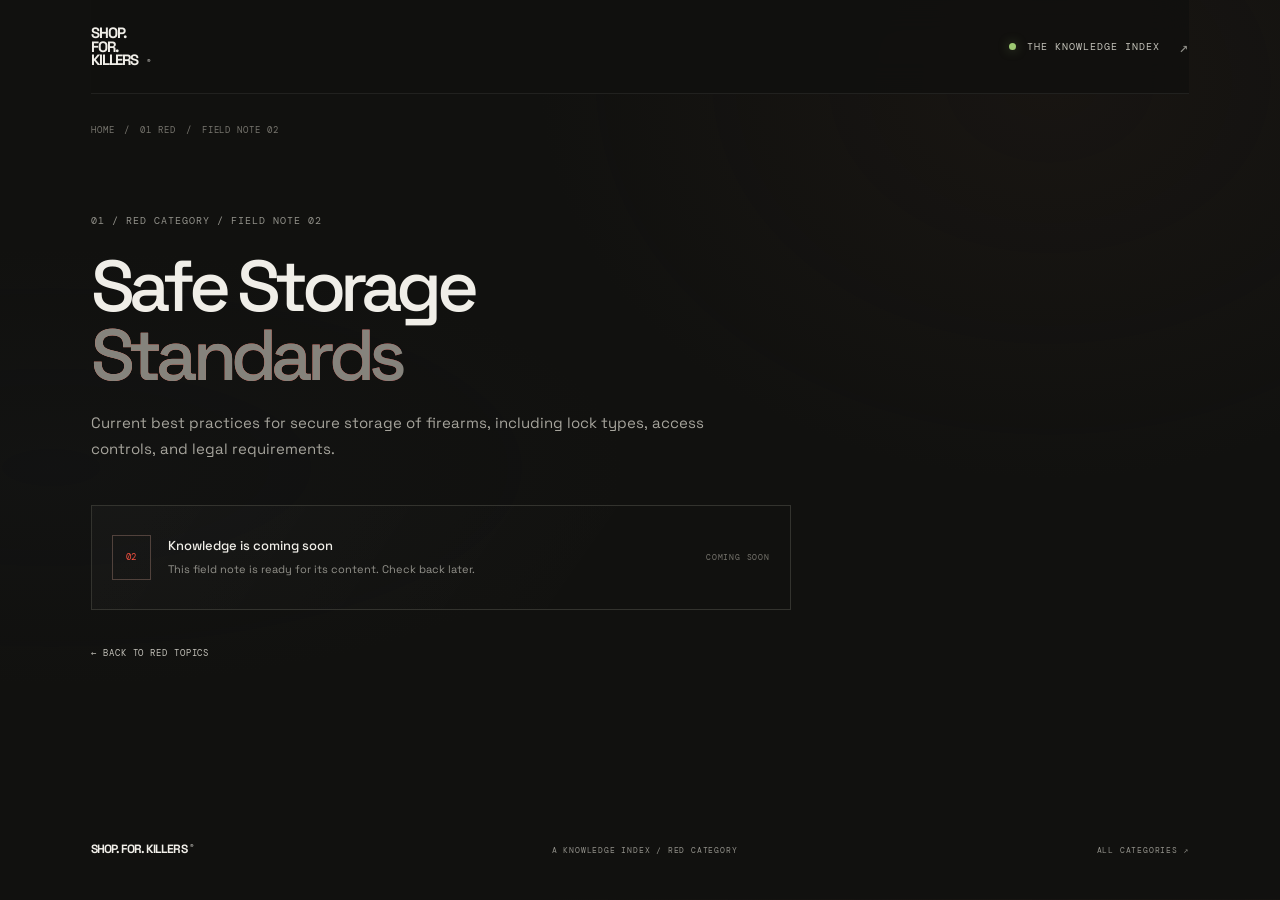
<file: red/storage.html>
<!doctype html>
<html lang="en">
  <head>
    <meta charset="UTF-8" />
    <meta name="viewport" content="width=device-width, initial-scale=1.0" />
    <meta name="theme-color" content="#11110f" />
    <title>Safe Storage Standards — SHOP. FOR. KILLERS</title>
    <link rel="preconnect" href="https://fonts.googleapis.com" />
    <link rel="preconnect" href="https://fonts.gstatic.com" crossorigin />
    <link href="https://fonts.googleapis.com/css2?family=DM+Mono:wght@400;500&family=Space+Grotesk:wght@400;500;600;700&display=swap" rel="stylesheet" />
    <link rel="stylesheet" href="../styles.css" />
  </head>
  <body><div class="page-shell">
    <header class="site-header"><a class="wordmark" href="../index.html" aria-label="SHOP. FOR. KILLERS home"><span>SHOP.</span><span>FOR.</span><span>KILLERS<span class="wordmark-dot">®</span></span></a><a class="header-link" href="../index.html#categories"><span class="status-dot" aria-hidden="true"></span>THE KNOWLEDGE INDEX<span class="header-arrow" aria-hidden="true">↗</span></a></header>
    <main class="inner-page">
      <nav class="breadcrumbs" aria-label="Breadcrumb"><a href="../index.html">HOME</a><span>/</span><a href="index.html">01 RED</a><span>/</span><span>FIELD NOTE 02</span></nav>
      <article class="field-note">
        <p class="eyebrow">01 / RED CATEGORY / FIELD NOTE 02</p>
        <h1>Safe Storage<br /><span>Standards</span></h1>
        <p class="field-note-summary">Current best practices for secure storage of firearms, including lock types, access controls, and legal requirements.</p>
        <div class="coming-panel"><span class="document-icon" aria-hidden="true">02</span><div><strong>Knowledge is coming soon</strong><span>This field note is ready for its content. Check back later.</span></div><span class="document-status">COMING SOON</span></div>
        <a class="text-link" href="index.html">← BACK TO RED TOPICS</a>
      </article>
    </main>
    <footer class="site-footer"><a class="footer-wordmark" href="../index.html">SHOP. FOR. KILLERS<span>®</span></a><span class="footer-caption">A KNOWLEDGE INDEX / RED CATEGORY</span><a class="back-to-top" href="../index.html#categories">ALL CATEGORIES ↗</a></footer>
  </div></body>
</html>
</file>
<file: styles.css>
:root {
  color-scheme: dark;
  --background: #11110f;
  --surface: #191916;
  --text: #f0eee8;
  --muted: #92918a;
  --line: #33332e;
  --red: #f45140;
  --purple: #a58af2;
  --green: #9dc972;
  --yellow: #e8c85b;
  --surface-raised: #1d1c19;
  --content-width: 1600px;
  font-family: "Space Grotesk", sans-serif;
  font-synthesis: none;
  text-rendering: optimizeLegibility;
}

* { box-sizing: border-box; }

html { scroll-behavior: smooth; scroll-padding-top: 104px; }

body {
  margin: 0;
  background:
    radial-gradient(ellipse at 82% 9%, #2c201a42, transparent 32rem),
    radial-gradient(ellipse at 4% 52%, #171a2029, transparent 36rem),
    var(--background);
  color: var(--text);
}

a { color: inherit; text-decoration: none; }

a:focus-visible {
  outline: 2px solid currentColor;
  outline-offset: 5px;
}

.page-shell { max-width: var(--content-width); margin: 0 auto; padding: 0 7.1%; }

.site-header {
  position: sticky;
  top: 0;
  z-index: 5;
  height: 94px;
  display: flex;
  align-items: center;
  justify-content: space-between;
  border-bottom: 1px solid #ffffff12;
  background: #11110fe8;
  backdrop-filter: blur(16px);
}

.wordmark, .footer-wordmark {
  display: flex;
  flex-direction: column;
  font-size: 15px;
  font-weight: 700;
  line-height: .9;
  letter-spacing: -.075em;
}

.wordmark span:last-child { position: relative; }
.wordmark-dot { position: absolute; top: -1px; right: -9px; font-size: 7px; letter-spacing: 0; }

.header-link, .eyebrow, .explore-link, .card-topline, .card-bottom,
.document-status, .footer-caption, .back-to-top {
  font-family: "DM Mono", monospace;
  font-size: 10px;
  letter-spacing: .1em;
}

.header-link { display: flex; align-items: center; gap: 11px; color: #c3c1b9; }
.status-dot { width: 7px; height: 7px; border-radius: 50%; background: var(--green); box-shadow: 0 0 12px #9dc97266; }
.header-arrow { margin-left: 8px; color: var(--muted); font-size: 15px; }

.hero {
  position: relative;
  min-height: 620px;
  display: grid;
  grid-template-columns: 1.1fr .9fr;
  align-items: center;
  border-bottom: 1px solid var(--line);
}

.hero::before {
  position: absolute;
  inset: 20px -4.5% 22px;
  z-index: 0;
  border: 1px solid #ffffff08;
  background:
    linear-gradient(115deg, #f451400c, transparent 44%),
    radial-gradient(ellipse at 76% 50%, #f451400c, transparent 40%);
  content: "";
  pointer-events: none;
}

.hero-copy { position: relative; z-index: 1; padding: 46px 0 52px; }
.eyebrow { color: var(--muted); margin: 0; }
.hero-copy .eyebrow { display: flex; gap: 28px; }

h1, h2, h3, p { margin-top: 0; }
h1 {
  margin: 46px 0 20px;
  font-size: clamp(68px, 8.5vw, 122px);
  line-height: .86;
  letter-spacing: -.09em;
  font-weight: 500;
}

h1 span {
  color: transparent;
  background: linear-gradient(110deg, #ff806b 5%, var(--red) 60%, #c72f35);
  background-clip: text;
}
.hero-description { max-width: 360px; color: #a6a49c; line-height: 1.7; font-size: 14px; }
.explore-link { display: inline-flex; align-items: center; gap: 22px; margin-top: 30px; color: var(--text); }
.explore-link span { font-size: 17px; color: var(--red); transition: transform .2s ease; }
.explore-link:hover span { transform: translateY(4px); }

.hero-art { position: relative; height: 410px; display: grid; place-items: center; overflow: hidden; }
.orbit { position: absolute; border: 1px solid #393832; border-radius: 50%; }
.orbit-one { width: 260px; height: 260px; border-color: #f4514040; animation: orbit-turn 42s linear infinite; }
.orbit-two { width: 350px; height: 350px; border-style: dashed; border-color: #39383299; }
.orbit-three { width: 430px; height: 180px; transform: rotate(-35deg); border-color: #39383299; }
.art-center {
  width: 112px; height: 112px; border: 1px solid #f4514080; border-radius: 50%;
  display: grid; place-items: center; color: var(--red); font-size: 23px; font-weight: 600; letter-spacing: -.08em;
  background: radial-gradient(circle, #f4514018, transparent 72%);
  box-shadow: 0 0 85px #f4514021, inset 0 0 35px #f451400c;
}
.art-label { position: absolute; color: var(--muted); font: 9px "DM Mono", monospace; letter-spacing: .12em; }
.art-label-top { top: 43px; right: 3px; }
.art-label-bottom { bottom: 43px; left: 3px; }
.art-cross { position: absolute; top: 70px; left: 48px; color: var(--red); font-size: 19px; }
.art-number { position: absolute; bottom: 45px; right: 19px; color: #6b6962; font: 10px "DM Mono", monospace; }
.hero-index { position: absolute; bottom: 26px; right: 0; display: flex; gap: 10px; align-items: center; color: var(--muted); font: 9px "DM Mono", monospace; }
.index-line { width: 35px; height: 1px; background: var(--line); }

.categories { padding: 108px 0 112px; }
.categories, .category-detail { scroll-margin-top: 104px; }
.section-heading { display: flex; justify-content: space-between; align-items: end; margin-bottom: 39px; }
.section-heading h2, .detail-copy h2 {
  margin: 18px 0 0;
  font-size: clamp(37px, 5vw, 62px);
  line-height: .98;
  letter-spacing: -.075em;
  font-weight: 500;
}
.section-heading h2 span { color: #79776f; }
.section-note { margin: 0 0 5px; color: var(--muted); line-height: 1.65; font-size: 12px; }
.category-grid { display: grid; grid-template-columns: repeat(4, minmax(0, 1fr)); gap: 12px; }

.category-card {
  --accent: var(--text);
  min-height: 342px;
  padding: 20px 19px 17px;
  display: flex;
  flex-direction: column;
  justify-content: space-between;
  position: relative;
  overflow: hidden;
  background: linear-gradient(150deg, #1d1c19, #171715 74%);
  border: 1px solid #2c2c27;
  isolation: isolate;
  transition: transform .25s ease, border-color .25s ease, background .25s ease, box-shadow .25s ease;
}

.category-card::before {
  position: absolute;
  inset: 0;
  z-index: -1;
  background: radial-gradient(ellipse at 100% 0%, color-mix(in srgb, var(--accent) 15%, transparent), transparent 58%);
  content: "";
  opacity: .8;
  transition: opacity .25s ease;
  pointer-events: none;
}

.category-card::after {
  position: absolute;
  right: 12px;
  bottom: 43px;
  z-index: -1;
  color: color-mix(in srgb, var(--accent) 9%, transparent);
  content: attr(data-index);
  font-size: clamp(68px, 9vw, 112px);
  font-weight: 700;
  line-height: 1;
  letter-spacing: -.1em;
  pointer-events: none;
}

a.category-card:hover {
  transform: translateY(-6px);
  border-color: color-mix(in srgb, var(--accent) 70%, #ffffff30);
  background: var(--surface-raised);
  box-shadow: 0 18px 55px #00000035;
}
a.category-card:hover::before { opacity: 1; }
.card-red { --accent: var(--red); }
.card-purple { --accent: var(--purple); }
.card-green { --accent: var(--green); }
.card-yellow { --accent: var(--yellow); }
.card-topline, .card-bottom { display: flex; justify-content: space-between; align-items: center; color: #a09e96; font-size: 9px; }
.card-icon {
  width: 32px;
  height: 32px;
  display: grid;
  place-items: center;
  border: 1px solid color-mix(in srgb, var(--accent) 45%, transparent);
  border-radius: 50%;
  color: var(--accent);
  font: 16px "Space Grotesk", sans-serif;
  transition: transform .2s ease, background .2s ease;
}
a.category-card:hover .card-icon { transform: rotate(45deg); background: color-mix(in srgb, var(--accent) 12%, transparent); }
.card-content { padding: 21px 0 26px; }
.card-symbol { display: block; margin-bottom: 20px; color: var(--accent); font: 11px "DM Mono", monospace; }
.card-content h3 { margin: 0; font-size: clamp(23px, 2.5vw, 34px); font-weight: 500; line-height: 1.02; letter-spacing: -.065em; }
.card-content p { max-width: 190px; margin: 12px 0 0; color: var(--muted); font-size: 11px; line-height: 1.55; }
.card-bottom { border-top: 1px solid #34332e; padding-top: 14px; font-size: 8px; }
.card-arrow { color: var(--accent); font: 16px "Space Grotesk", sans-serif; }
.coming-mark { color: var(--accent); font-size: 15px; }
.is-coming { background: linear-gradient(150deg, #191916, #141412 74%); }
.is-coming .card-content h3 { color: #c7c5bd; }
.is-coming .card-bottom { color: #73716b; }

.inner-page { min-height: calc(100vh - 194px); }
.breadcrumbs { display: flex; flex-wrap: wrap; gap: 10px; padding: 30px 0; color: #77756e; font: 9px "DM Mono", monospace; letter-spacing: .1em; }
.breadcrumbs a { transition: color .2s ease; }
.breadcrumbs a:hover { color: var(--text); }
.page-intro { max-width: 760px; padding: 44px 0 78px; }
.page-intro h1, .field-note h1 { margin: 25px 0 20px; font-size: clamp(48px, 7vw, 84px); line-height: .96; letter-spacing: -.08em; font-weight: 500; }
.page-intro h1 span, .field-note h1 span { color: #85837c; }
.page-intro > p:last-child { max-width: 540px; margin: 0; color: #a6a49c; font-size: 14px; line-height: 1.75; }
.topic-section { padding: 0 0 86px; }
.topic-section .section-heading { margin-bottom: 27px; }
.topic-section .section-heading h2 { font-size: clamp(32px, 4vw, 48px); }
.document-icon {
  width: 39px; height: 45px; flex: 0 0 auto; display: grid; place-items: center;
  border: 1px solid #51423c; color: var(--red); font: 9px "DM Mono", monospace;
}
.document-status { margin-left: auto; color: #77756e; white-space: nowrap; font-size: 8px; }
.red-subcategories { display: grid; grid-template-columns: repeat(2, minmax(0, 1fr)); gap: 12px; }
.red-subcategory { min-width: 0; padding: 22px; border: 1px solid #34332e; background: linear-gradient(145deg, #1a1917, #141412 75%); color: inherit; text-decoration: none; transition: transform .2s ease, border-color .2s ease, background .2s ease; }
.red-subcategory:hover { border-color: var(--red); background: linear-gradient(125deg, #f4514010, transparent 70%); }
.red-subcategory:hover { transform: translateY(-3px); }
.red-subcategory:focus-visible { outline: 2px solid var(--red); outline-offset: 3px; }
.subcategory-heading { min-height: 38px; display: flex; align-items: flex-start; justify-content: space-between; gap: 14px; }
.subcategory-heading h3 { margin: 0; font-size: 17px; font-weight: 500; line-height: 1.35; }
.red-subcategory > p { min-height: 54px; margin: 16px 0; color: var(--muted); font-size: 12px; line-height: 1.65; }
.subcategory-tags { display: flex; flex-wrap: wrap; gap: 6px; margin: 0; padding: 0; list-style: none; }
.subcategory-tags li { padding: 5px 8px; border: 1px solid #34332e; color: #a6a49c; font: 9px "DM Mono", monospace; }
.topic-link-label { display: flex; justify-content: space-between; margin-top: 20px; padding-top: 13px; border-top: 1px solid #34332e; color: #a6a49c; font: 8px "DM Mono", monospace; letter-spacing: .1em; }
.topic-link-label span { color: var(--red); font-size: 14px; }
.field-note { max-width: 820px; padding: 48px 0 90px; }
.field-note h1 { font-size: clamp(45px, 6vw, 72px); }
.field-note-summary { max-width: 650px; margin: 0; color: #a6a49c; font-size: 15px; line-height: 1.75; }
.coming-panel { max-width: 700px; min-height: 105px; display: flex; align-items: center; gap: 17px; margin: 42px 0 30px; padding: 20px; border: 1px solid var(--line); background: linear-gradient(125deg, #ffffff06, transparent 75%); }
.coming-panel > div { display: flex; flex-direction: column; gap: 7px; }
.coming-panel strong { font-size: 13px; font-weight: 500; }
.coming-panel > div span { color: var(--muted); font-size: 11px; line-height: 1.5; }
.coming-panel .document-status { white-space: nowrap; }
.purple-note .document-icon { border-color: #49415d; color: var(--purple); }
.text-link { display: inline-block; color: #c3c1b9; font: 9px "DM Mono", monospace; letter-spacing: .1em; transition: color .2s ease; }
.text-link:hover { color: var(--text); }
.meta-topic-section { padding: 0 0 38px; }
.meta-topic-section .section-heading { margin-bottom: 24px; }
.meta-topic-section .section-heading h2 { font-size: clamp(32px, 4vw, 48px); }
.meta-topic-grid { display: grid; grid-template-columns: repeat(3, minmax(0, 1fr)); gap: 12px; margin-bottom: 32px; }
.meta-topic-card { min-height: 205px; display: flex; flex-direction: column; align-items: flex-start; padding: 20px; border: 1px solid #34332e; background: linear-gradient(145deg, #1a1917, #141412 75%); transition: transform .2s ease, border-color .2s ease, background .2s ease; }
.meta-topic-card:hover { transform: translateY(-3px); border-color: var(--red); background: linear-gradient(125deg, #f4514010, transparent 70%); }
.meta-topic-card:focus-visible { outline: 2px solid var(--red); outline-offset: 3px; }
.meta-topic-number { color: var(--red); font: 9px "DM Mono", monospace; }
.meta-topic-card h3 { margin: 20px 0 7px; font-size: 19px; font-weight: 500; line-height: 1.25; }
.meta-topic-card p { margin: 0; color: var(--muted); font-size: 12px; }
.meta-topic-card .topic-link-label { width: 100%; margin-top: auto; }

.site-footer { min-height: 99px; display: flex; align-items: center; justify-content: space-between; gap: 16px; }
.footer-wordmark { display: block; font-size: 12px; }
.footer-wordmark span { margin-left: 3px; vertical-align: top; font-size: 7px; }
.footer-caption, .back-to-top { color: var(--muted); font-size: 8px; }
.back-to-top:hover { color: var(--text); }

@keyframes orbit-turn {
  to { transform: rotate(360deg); }
}

@media (min-width: 1300px) {
  .page-shell { padding-right: 9%; padding-left: 9%; }
}

@media (max-width: 760px) {
  .page-shell { padding: 0 6%; }
  .site-header { height: 78px; }
  .header-link { font-size: 8px; gap: 8px; }
  .hero { min-height: auto; grid-template-columns: 1fr; padding: 30px 0 60px; }
  .hero::before { inset: 14px -5% 14px; }
  .hero-copy { padding: 38px 0 0; }
  h1 { margin-top: 38px; font-size: clamp(64px, 15vw, 100px); }
  .hero-art { height: 310px; margin: 8px 0 0; }
  .orbit-one { width: 210px; height: 210px; }
  .orbit-two { width: 285px; height: 285px; }
  .orbit-three { width: 340px; height: 140px; }
  .art-label-top { right: 4%; }
  .art-label-bottom { left: 4%; }
  .categories { padding: 78px 0; }
  .section-heading { align-items: start; gap: 20px; flex-direction: column; }
  .section-note br { display: none; }
  .category-grid { grid-template-columns: repeat(2, minmax(0, 1fr)); }
  .category-card { min-height: 300px; }
}

@media (max-width: 430px) {
  .hero-copy .eyebrow { gap: 13px; font-size: 8px; }
  .category-grid { gap: 8px; }
  .category-card { min-height: 270px; padding: 14px 12px; }
  .card-topline { font-size: 8px; }
  .card-content h3 { font-size: 24px; }
  .card-content p { font-size: 10px; }
  .card-bottom { font-size: 7px; }
  .red-subcategories { grid-template-columns: 1fr; }
  .meta-topic-grid { grid-template-columns: 1fr; }
  .meta-topic-card { min-height: 160px; }
  .subcategory-heading { min-height: 0; flex-direction: column; }
  .red-subcategory > p { min-height: 0; }
  .coming-panel { align-items: flex-start; flex-wrap: wrap; }
  .coming-panel .document-status { margin-left: 56px; }
  .page-intro { padding: 30px 0 58px; }
  .topic-section { padding-bottom: 58px; }
  .footer-caption { display: none; }
}

@media (prefers-reduced-motion: reduce) {
  *, *::before, *::after {
    scroll-behavior: auto !important;
    animation-duration: .01ms !important;
    transition-duration: .01ms !important;
  }
}
</file>
